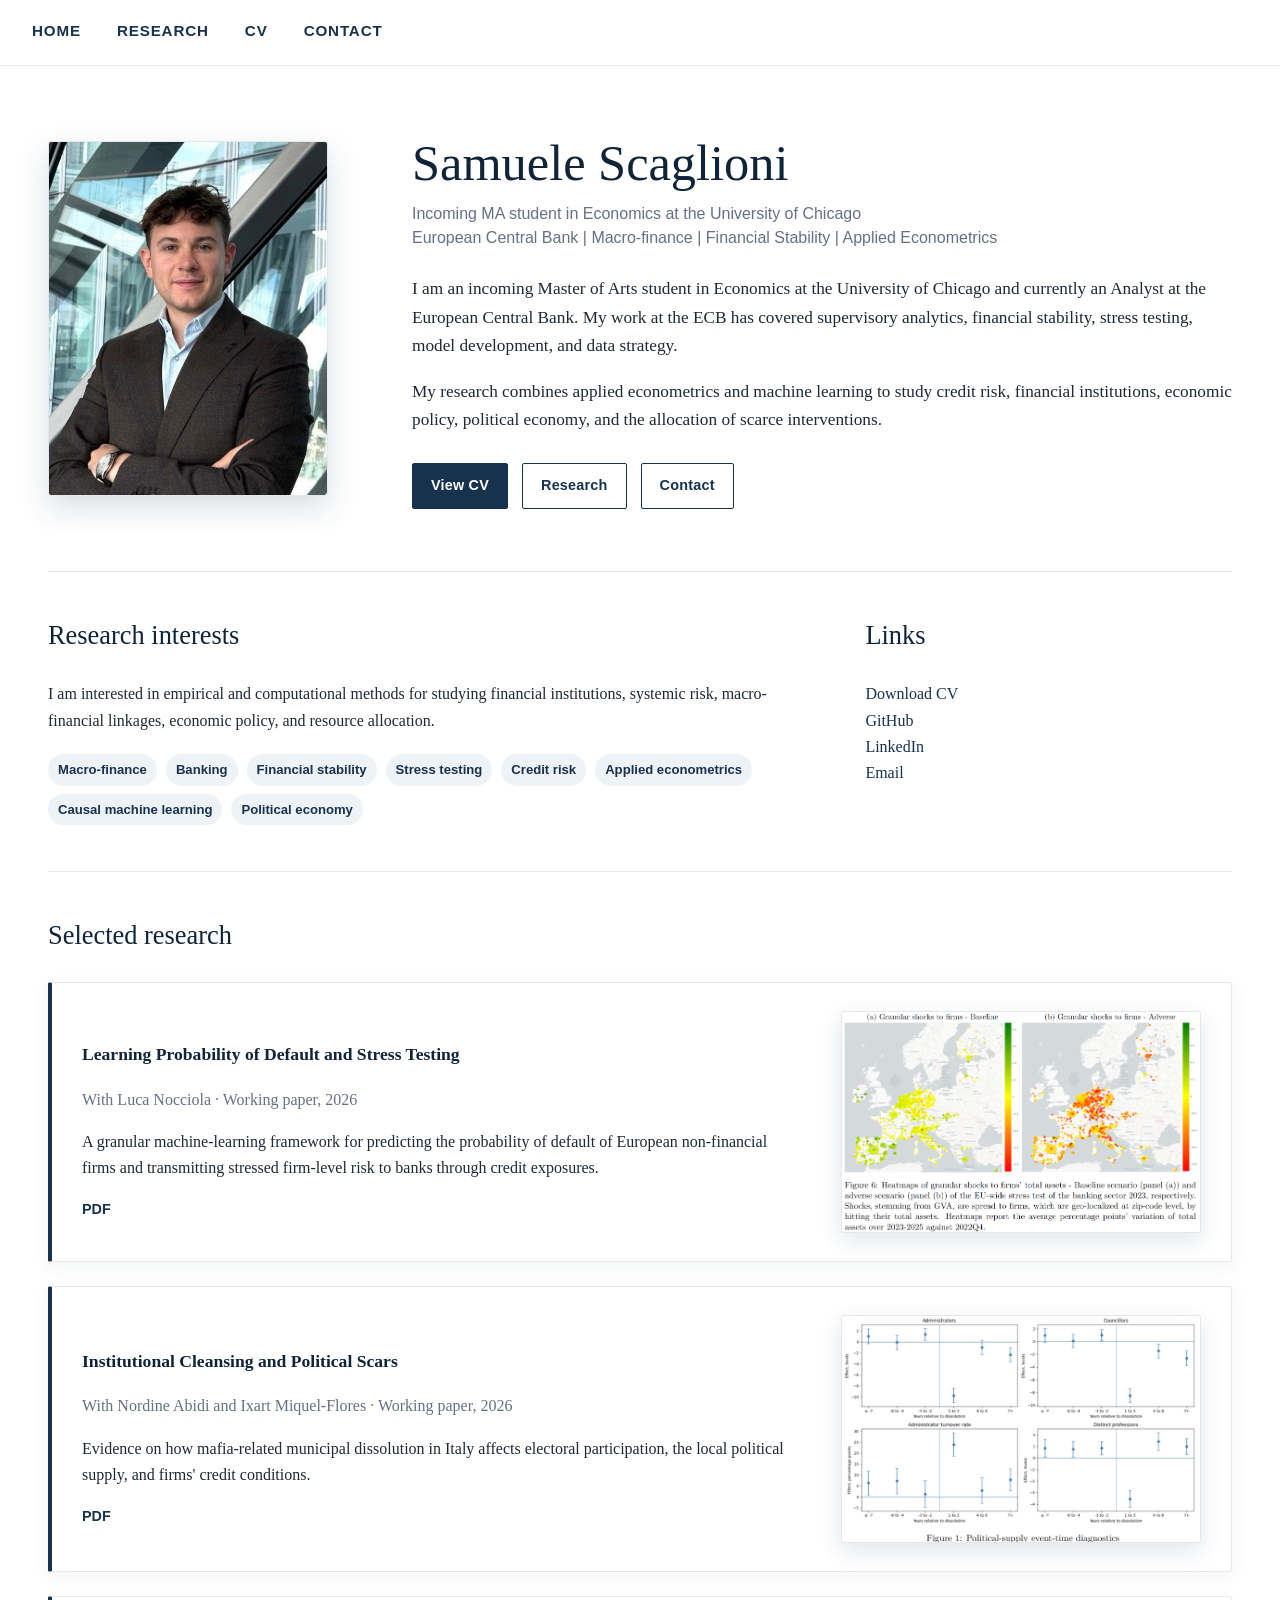
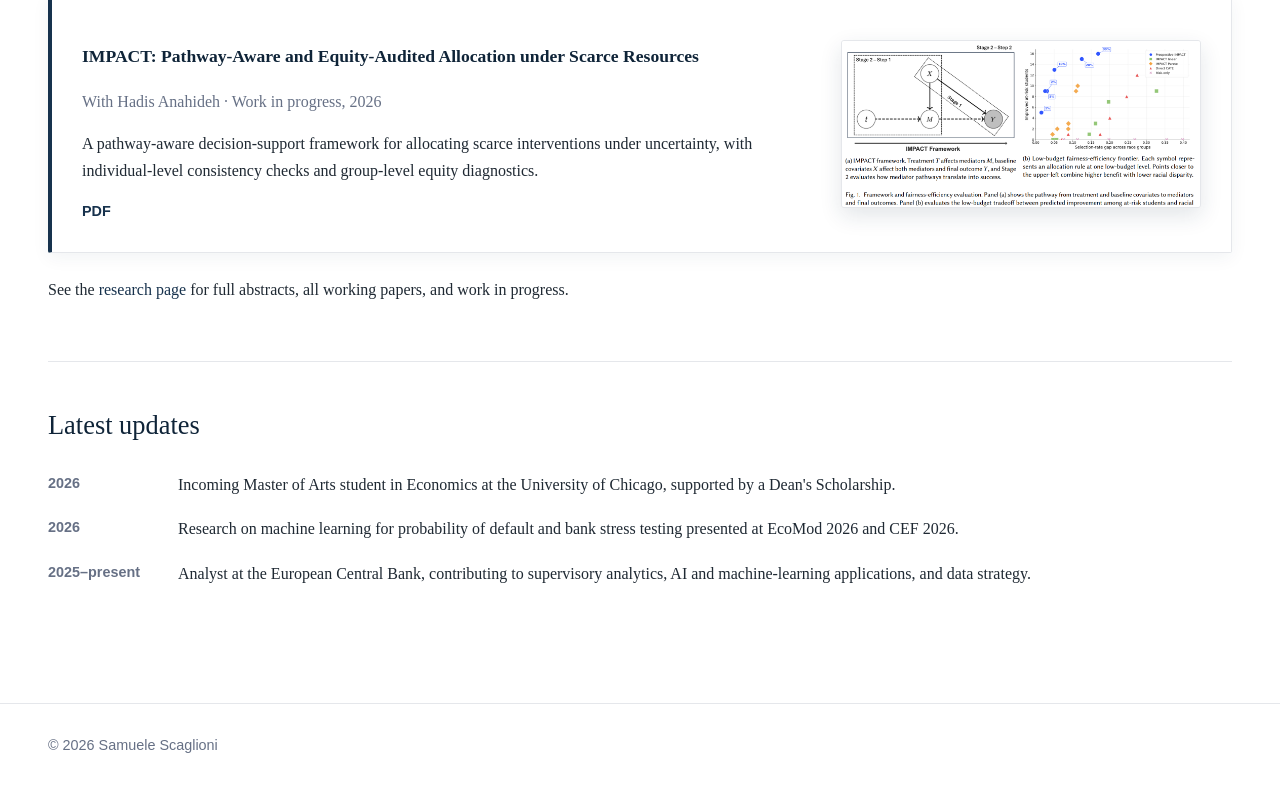
<file: index.html>
<!DOCTYPE html>
<html lang="en">
<head>
  <meta charset="utf-8">
  <meta name="viewport" content="width=device-width, initial-scale=1.0">

  <title>Samuele Scaglioni | Economics, Finance, Econometrics and Machine Learning</title>

  <meta
    name="description"
    content="Personal academic website of Samuele Scaglioni, incoming MA student in Economics at the University of Chicago and Analyst at the European Central Bank. Research interests include macro-finance, banking, financial stability, stress testing, causal machine learning, and applied econometrics."
  >
  <meta name="author" content="Samuele Scaglioni">
  <meta name="robots" content="index, follow">

  <link rel="canonical" href="https://samuelescaglioni.github.io/">
  <link rel="stylesheet" href="styles.css">
</head>

<body>
  <header class="site-header">
    <div class="container navbar">
      <div class="site-name">
        <a href="index.html">Samuele Scaglioni</a>
      </div>

      <nav class="nav-links">
        <a href="index.html">Home</a>
        <a href="research.html">Research</a>
        <a href="cv.html">CV</a>
        <a href="contact.html">Contact</a>
      </nav>
    </div>
  </header>

  <main class="container">
    <section class="hero">
      <div>
        <img
          class="profile-photo"
          src="images/profile.jpeg"
          alt="Samuele Scaglioni"
        >
      </div>

      <div>
        <h1>Samuele Scaglioni</h1>

        <p class="hero-subtitle">
          Incoming MA student in Economics at the University of Chicago<br>
          European Central Bank | Macro-finance | Financial Stability | Applied Econometrics
        </p>

        <p class="hero-text">
          I am an incoming Master of Arts student in Economics at the University of Chicago and
          currently an Analyst at the European Central Bank. My work at the ECB has covered
          supervisory analytics, financial stability, stress testing, model development, and data strategy.
        </p>

        <p class="hero-text">
          My research combines applied econometrics and machine learning to study credit risk,
          financial institutions, economic policy, political economy, and the allocation of scarce interventions.
        </p>

        <div class="button-row">
          <a class="button primary" href="cv.html">View CV</a>
          <a class="button" href="research.html">Research</a>
          <a class="button" href="contact.html">Contact</a>
        </div>
      </div>
    </section>

    <section class="section two-column">
      <div>
        <h2>Research interests</h2>

        <p>
          I am interested in empirical and computational methods for studying financial institutions,
          systemic risk, macro-financial linkages, economic policy, and resource allocation.
        </p>

        <div class="tag-list">
          <span class="tag">Macro-finance</span>
          <span class="tag">Banking</span>
          <span class="tag">Financial stability</span>
          <span class="tag">Stress testing</span>
          <span class="tag">Credit risk</span>
          <span class="tag">Applied econometrics</span>
          <span class="tag">Causal machine learning</span>
          <span class="tag">Political economy</span>
        </div>
      </div>

      <div>
        <h2>Links</h2>

        <p>
          <a href="files/Samuele_Scaglioni_CV.pdf" download>Download CV</a><br>
          <a
            href="https://github.com/SamueleScaglioni"
            target="_blank"
            rel="noopener noreferrer"
          >
            GitHub
          </a><br>
          <a
            href="https://it.linkedin.com/in/samuele-scaglioni"
            target="_blank"
            rel="noopener noreferrer"
          >
            LinkedIn
          </a><br>
          <a href="mailto:samueles@uchicago.edu">Email</a>
        </p>
      </div>
    </section>

    <section class="section">
      <h2>Selected research</h2>

      <div class="card paper-card">
        <div>
          <p class="paper-title">
            Learning Probability of Default and Stress Testing
          </p>

          <p class="muted">
            With Luca Nocciola · Working paper, 2026
          </p>

          <p>
            A granular machine-learning framework for predicting the probability of default
            of European non-financial firms and transmitting stressed firm-level risk to
            banks through credit exposures.
          </p>

          <div class="paper-links">
            <a
              href="files/learning-probability-of-default-and-stress-testing.pdf"
              download
            >
              PDF
            </a>
          </div>
        </div>

        <img
          class="paper-preview"
          src="images/pd-stress-testing.jpg"
          alt="Preview image for Learning Probability of Default and Stress Testing"
          loading="lazy"
        >
      </div>

      <div class="card paper-card">
        <div>
          <p class="paper-title">
            Institutional Cleansing and Political Scars
          </p>

          <p class="muted">
            With Nordine Abidi and Ixart Miquel-Flores · Working paper, 2026
          </p>

          <p>
            Evidence on how mafia-related municipal dissolution in Italy affects electoral
            participation, the local political supply, and firms' credit conditions.
          </p>

          <div class="paper-links">
            <a
              href="files/institutional-cleansing-and-political-scars.pdf"
              download
            >
              PDF
            </a>
          </div>
        </div>

        <img
          class="paper-preview"
          src="images/mafia-dissolution.jpg"
          alt="Preview image for Institutional Cleansing and Political Scars"
          loading="lazy"
        >
      </div>

      <div class="card paper-card">
        <div>
          <p class="paper-title">
            IMPACT: Pathway-Aware and Equity-Audited Allocation under Scarce Resources
          </p>

          <p class="muted">
            With Hadis Anahideh · Work in progress, 2026
          </p>

          <p>
            A pathway-aware decision-support framework for allocating scarce interventions
            under uncertainty, with individual-level consistency checks and group-level
            equity diagnostics.
          </p>

          <div class="paper-links">
            <a
              href="files/impact-pathway-aware-allocation.pdf"
              download
            >
              PDF
            </a>
          </div>
        </div>

        <img
          class="paper-preview"
          src="images/impact.jpg"
          alt="Preview image for IMPACT"
          loading="lazy"
        >
      </div>

      <p>
        See the <a href="research.html">research page</a> for full abstracts,
        all working papers, and work in progress.
      </p>
    </section>

    <section class="section">
      <h2>Latest updates</h2>

      <div class="update">
        <div class="update-date">2026</div>
        <div>
          Incoming Master of Arts student in Economics at the University of Chicago,
          supported by a Dean's Scholarship.
        </div>
      </div>

      <div class="update">
        <div class="update-date">2026</div>
        <div>
          Research on machine learning for probability of default and bank stress testing
          presented at EcoMod 2026 and CEF 2026.
        </div>
      </div>

      <div class="update">
        <div class="update-date">2025–present</div>
        <div>
          Analyst at the European Central Bank, contributing to supervisory analytics,
          AI and machine-learning applications, and data strategy.
        </div>
      </div>
    </section>
  </main>

  <footer class="footer">
    <div class="container">© 2026 Samuele Scaglioni</div>
  </footer>
</body>
</html>
</file>
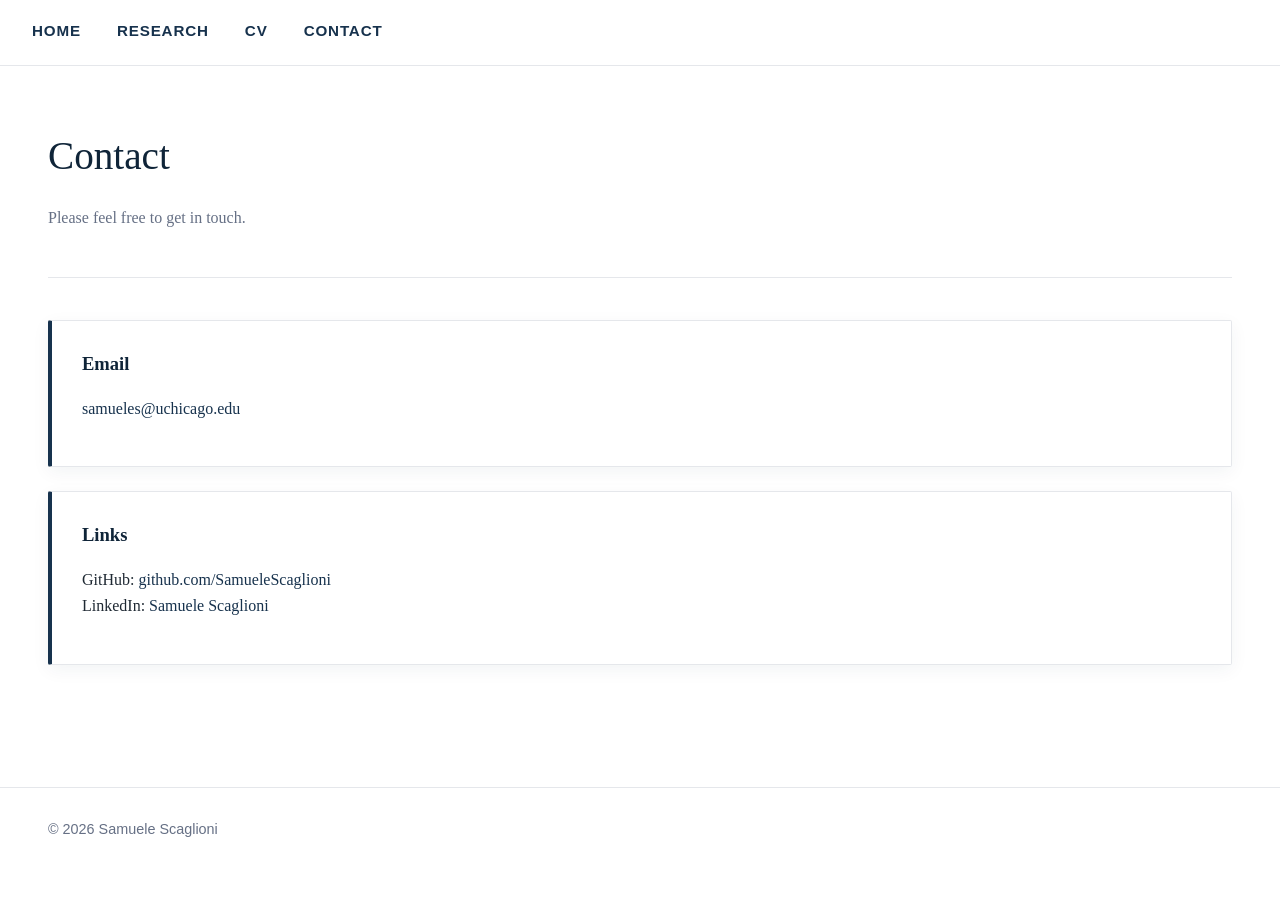
<file: contact.html>
<!DOCTYPE html>
<html lang="en">
<head>
<meta charset="utf-8"/>
<meta content="width=device-width, initial-scale=1.0" name="viewport"/>
<title>Contact | Samuele Scaglioni</title>
<meta content="Contact details for Samuele Scaglioni." name="description"/>
<link href="styles.css" rel="stylesheet"/>
</head>
<body>
<header class="site-header">
<div class="container navbar">
<div class="site-name"><a href="index.html">Samuele Scaglioni</a></div>
<nav class="nav-links">
<a href="index.html">Home</a>
<a href="research.html">Research</a>
<a href="cv.html">CV</a>

<a href="contact.html">Contact</a>
</nav>
</div>
</header>
<main class="container">
<section class="page-title">
<h1>Contact</h1>
<p class="muted">Please feel free to get in touch.</p>
</section>
<section class="section">
<div class="card">
<h3>Email</h3>
<p><a href="mailto:samueles@uchicago.edu">samueles@uchicago.edu</a></p>
</div>
<div class="card">
<h3>Links</h3>
<p>
          GitHub: <a href="https://github.com/SamueleScaglioni" rel="noopener noreferrer" target="_blank">github.com/SamueleScaglioni</a><br/>
          LinkedIn: <a href="https://it.linkedin.com/in/samuele-scaglioni?trk=public_post_feed-actor-name" rel="noopener noreferrer" target="_blank">Samuele Scaglioni</a>
</p>
</div>
</section>
</main>
<footer class="footer"><div class="container">© 2026 Samuele Scaglioni</div></footer>
</body>
</html>
</file>
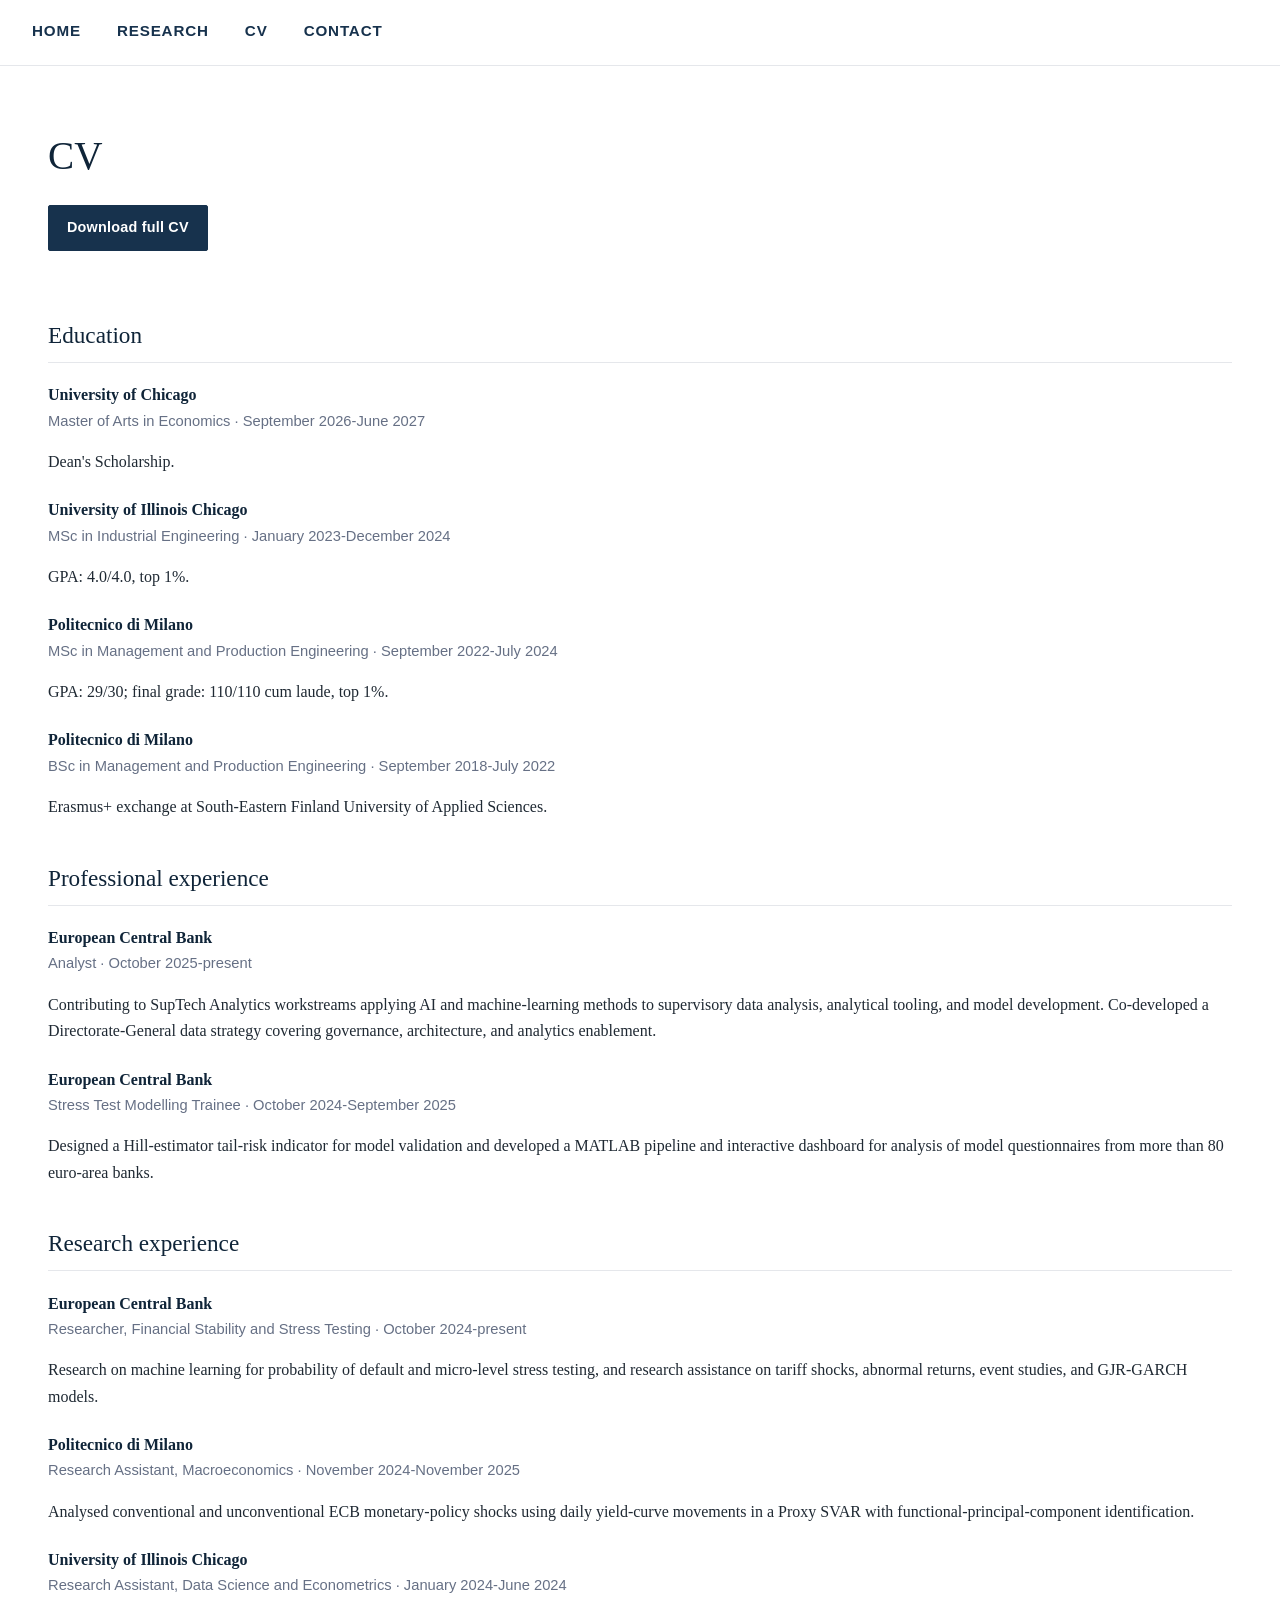
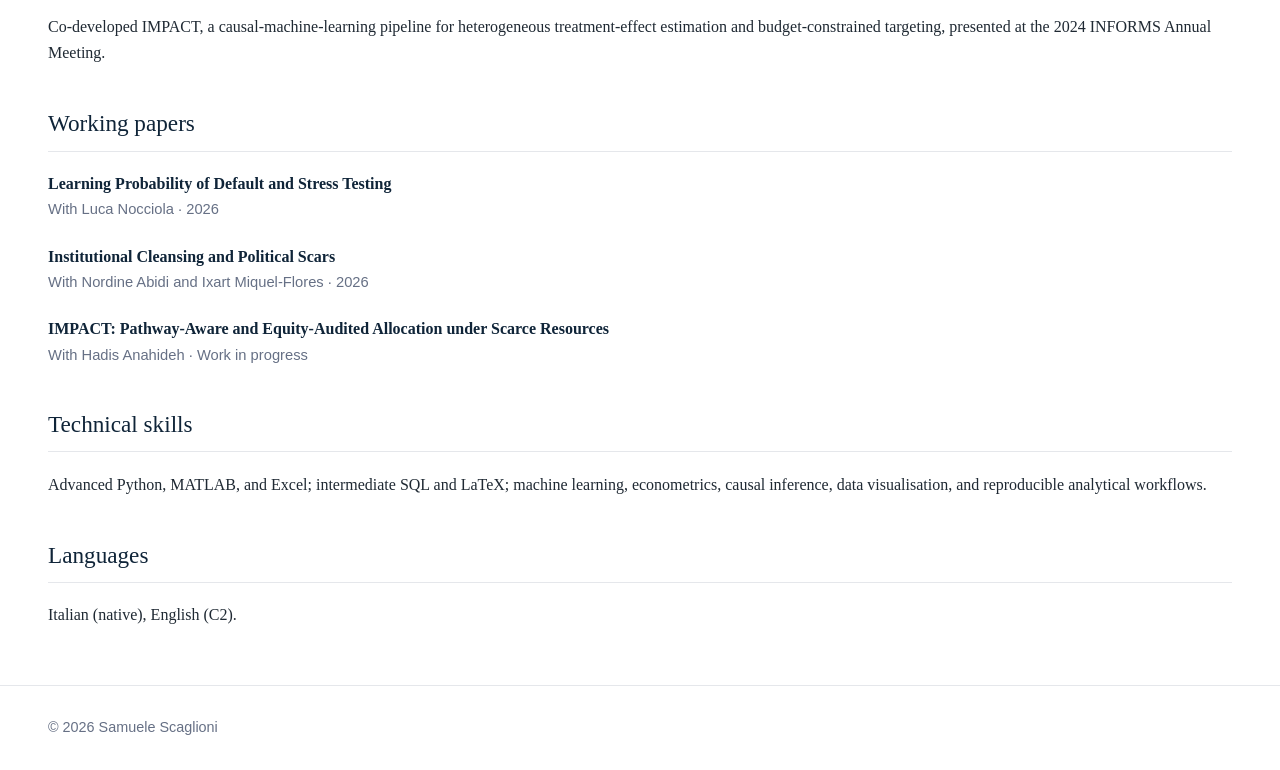
<file: cv.html>
<!DOCTYPE html>
<html lang="en">
<head>
<meta charset="utf-8"/>
<meta content="width=device-width, initial-scale=1.0" name="viewport"/>
<title>CV | Samuele Scaglioni</title>
<meta content="Curriculum vitae of Samuele Scaglioni: education, experience, research, working papers, and technical skills." name="description"/>
<link href="styles.css" rel="stylesheet"/>
</head>
<body>
<header class="site-header">
<div class="container navbar">
<div class="site-name"><a href="index.html">Samuele Scaglioni</a></div>
<nav class="nav-links">
<a href="index.html">Home</a>
<a href="research.html">Research</a>
<a href="cv.html">CV</a>

<a href="contact.html">Contact</a>
</nav>
</div>
</header>
<main class="container">
<section class="page-title">
<h1>CV</h1>
<p><a class="button primary" download="" href="files/Scaglioni_CV.pdf">Download full CV</a></p>
</section>
<section class="cv-section">
<h2>Education</h2>
<div class="cv-item">
<div class="cv-item-title">University of Chicago</div>
<div class="cv-item-meta">Master of Arts in Economics · September 2026-June 2027</div>
<p>Dean's Scholarship.</p>
</div>
<div class="cv-item">
<div class="cv-item-title">University of Illinois Chicago</div>
<div class="cv-item-meta">MSc in Industrial Engineering · January 2023-December 2024</div>
<p>GPA: 4.0/4.0, top 1%.</p>
</div>
<div class="cv-item">
<div class="cv-item-title">Politecnico di Milano</div>
<div class="cv-item-meta">MSc in Management and Production Engineering · September 2022-July 2024</div>
<p>GPA: 29/30; final grade: 110/110 cum laude, top 1%.</p>
</div>
<div class="cv-item">
<div class="cv-item-title">Politecnico di Milano</div>
<div class="cv-item-meta">BSc in Management and Production Engineering · September 2018-July 2022</div>
<p>Erasmus+ exchange at South-Eastern Finland University of Applied Sciences.</p>
</div>
</section>
<section class="cv-section">
<h2>Professional experience</h2>
<div class="cv-item">
<div class="cv-item-title">European Central Bank</div>
<div class="cv-item-meta">Analyst · October 2025-present</div>
<p>
          Contributing to SupTech Analytics workstreams applying AI and machine-learning methods to supervisory
          data analysis, analytical tooling, and model development. Co-developed a Directorate-General data strategy
          covering governance, architecture, and analytics enablement.
        </p>
</div>
<div class="cv-item">
<div class="cv-item-title">European Central Bank</div>
<div class="cv-item-meta">Stress Test Modelling Trainee · October 2024-September 2025</div>
<p>
          Designed a Hill-estimator tail-risk indicator for model validation and developed a MATLAB pipeline and
          interactive dashboard for analysis of model questionnaires from more than 80 euro-area banks.
        </p>
</div>
</section>
<section class="cv-section">
<h2>Research experience</h2>
<div class="cv-item">
<div class="cv-item-title">European Central Bank</div>
<div class="cv-item-meta">Researcher, Financial Stability and Stress Testing · October 2024-present</div>
<p>
          Research on machine learning for probability of default and micro-level stress testing, and research
          assistance on tariff shocks, abnormal returns, event studies, and GJR-GARCH models.
        </p>
</div>
<div class="cv-item">
<div class="cv-item-title">Politecnico di Milano</div>
<div class="cv-item-meta">Research Assistant, Macroeconomics · November 2024-November 2025</div>
<p>
          Analysed conventional and unconventional ECB monetary-policy shocks using daily yield-curve movements
          in a Proxy SVAR with functional-principal-component identification.
        </p>
</div>
<div class="cv-item">
<div class="cv-item-title">University of Illinois Chicago</div>
<div class="cv-item-meta">Research Assistant, Data Science and Econometrics · January 2024-June 2024</div>
<p>
          Co-developed IMPACT, a causal-machine-learning pipeline for heterogeneous treatment-effect estimation
          and budget-constrained targeting, presented at the 2024 INFORMS Annual Meeting.
        </p>
</div>
</section>
<section class="cv-section">
<h2>Working papers</h2>
<div class="cv-item">
<div class="cv-item-title">Learning Probability of Default and Stress Testing</div>
<div class="cv-item-meta">With Luca Nocciola · 2026</div>
</div>
<div class="cv-item">
<div class="cv-item-title">Institutional Cleansing and Political Scars</div>
<div class="cv-item-meta">With Nordine Abidi and Ixart Miquel-Flores · 2026</div>
</div>
<div class="cv-item">
<div class="cv-item-title">IMPACT: Pathway-Aware and Equity-Audited Allocation under Scarce Resources</div>
<div class="cv-item-meta">With Hadis Anahideh · Work in progress</div>
</div>
</section>
<section class="cv-section">
<h2>Technical skills</h2>
<p>Advanced Python, MATLAB, and Excel; intermediate SQL and LaTeX; machine learning, econometrics, causal inference, data visualisation, and reproducible analytical workflows.</p>
</section>
<section class="cv-section">
<h2>Languages</h2>
<p>Italian (native), English (C2).</p>
</section>
</main>
<footer class="footer"><div class="container">© 2026 Samuele Scaglioni</div></footer>
</body>
</html>
</file>
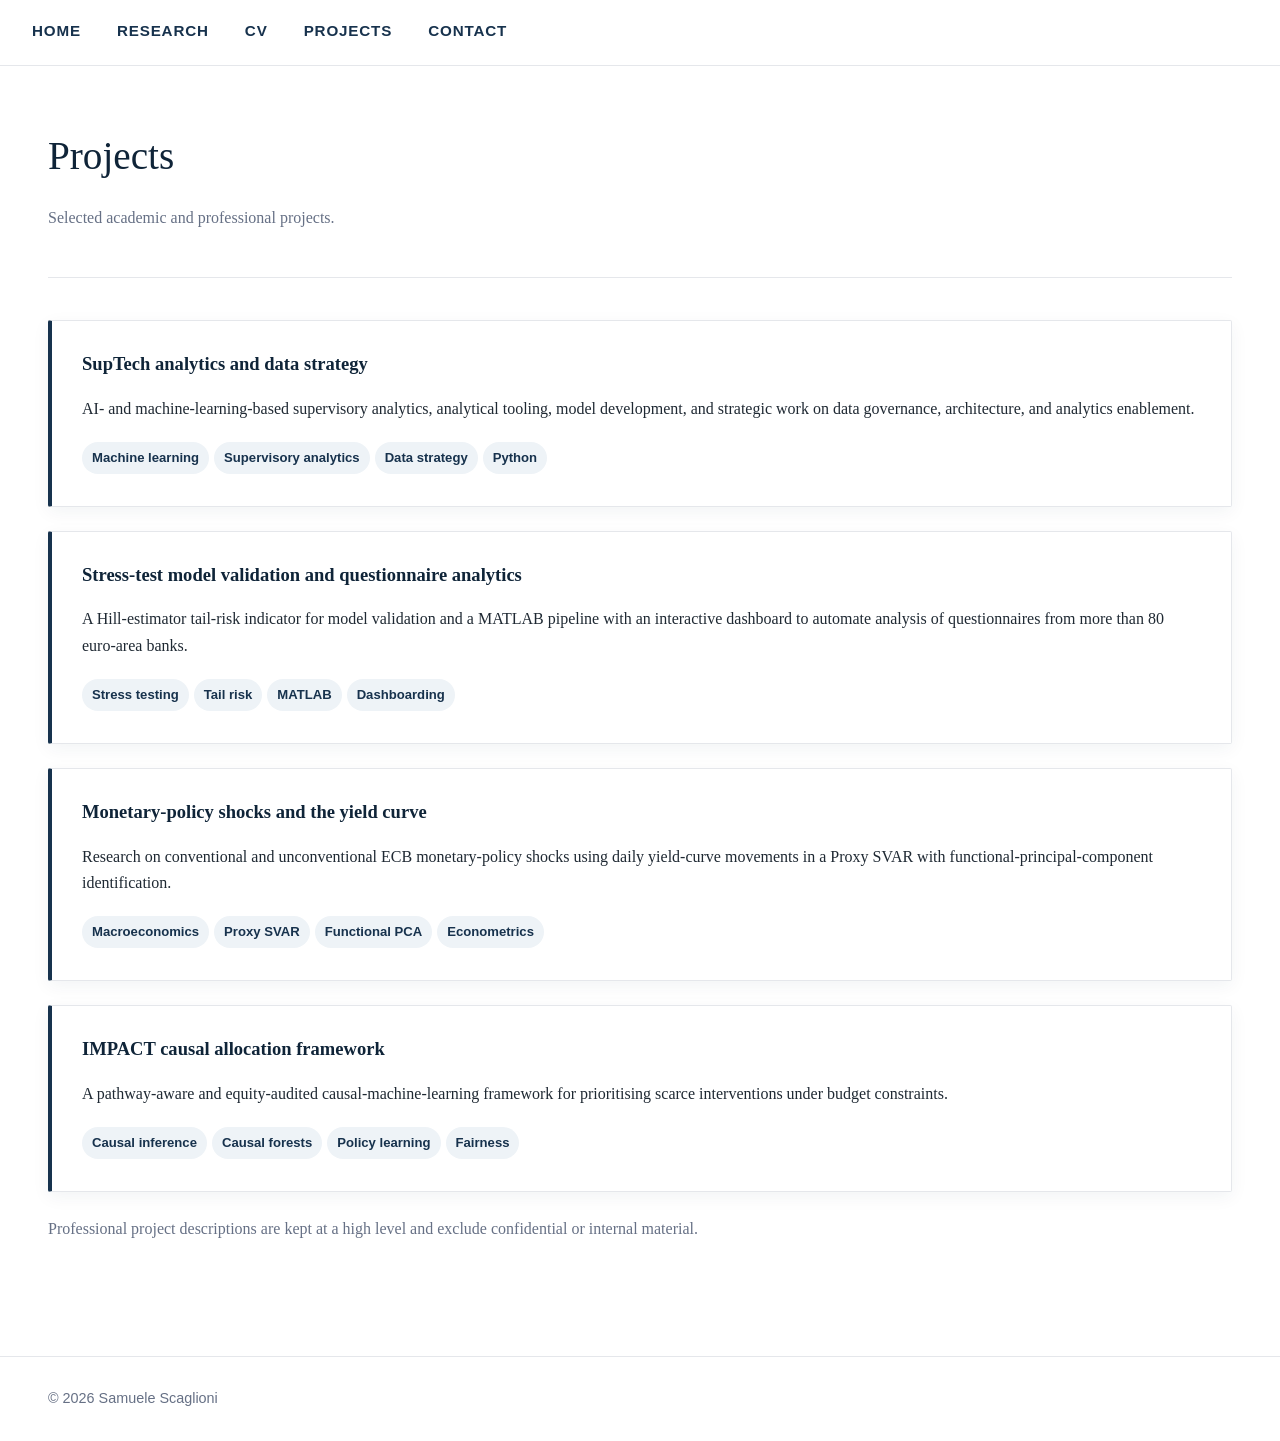
<file: projects.html>
<!DOCTYPE html>
<html lang="en">
<head>
  <meta charset="UTF-8">
  <meta name="viewport" content="width=device-width, initial-scale=1.0">
  <title>Projects | Samuele Scaglioni</title>
  <meta name="description" content="Selected research and analytical projects by Samuele Scaglioni.">
  <link rel="stylesheet" href="styles.css">
</head>
<body>
  <header class="site-header">
    <div class="container navbar">
      <div class="site-name"><a href="index.html">Samuele Scaglioni</a></div>
      <nav class="nav-links">
        <a href="index.html">Home</a>
        <a href="research.html">Research</a>
        <a href="cv.html">CV</a>
        <a href="projects.html">Projects</a>
        <a href="contact.html">Contact</a>
      </nav>
    </div>
  </header>

  <main class="container">
    <section class="page-title">
      <h1>Projects</h1>
      <p class="muted">Selected academic and professional projects.</p>
    </section>

    <section class="section">
      <div class="card">
        <h3>SupTech analytics and data strategy</h3>
        <p>
          AI- and machine-learning-based supervisory analytics, analytical tooling, model development,
          and strategic work on data governance, architecture, and analytics enablement.
        </p>
        <div class="tag-list">
          <span class="tag">Machine learning</span><span class="tag">Supervisory analytics</span><span class="tag">Data strategy</span><span class="tag">Python</span>
        </div>
      </div>

      <div class="card">
        <h3>Stress-test model validation and questionnaire analytics</h3>
        <p>
          A Hill-estimator tail-risk indicator for model validation and a MATLAB pipeline with an interactive
          dashboard to automate analysis of questionnaires from more than 80 euro-area banks.
        </p>
        <div class="tag-list">
          <span class="tag">Stress testing</span><span class="tag">Tail risk</span><span class="tag">MATLAB</span><span class="tag">Dashboarding</span>
        </div>
      </div>

      <div class="card">
        <h3>Monetary-policy shocks and the yield curve</h3>
        <p>
          Research on conventional and unconventional ECB monetary-policy shocks using daily yield-curve
          movements in a Proxy SVAR with functional-principal-component identification.
        </p>
        <div class="tag-list">
          <span class="tag">Macroeconomics</span><span class="tag">Proxy SVAR</span><span class="tag">Functional PCA</span><span class="tag">Econometrics</span>
        </div>
      </div>

      <div class="card">
        <h3>IMPACT causal allocation framework</h3>
        <p>
          A pathway-aware and equity-audited causal-machine-learning framework for prioritising scarce
          interventions under budget constraints.
        </p>
        <div class="tag-list">
          <span class="tag">Causal inference</span><span class="tag">Causal forests</span><span class="tag">Policy learning</span><span class="tag">Fairness</span>
        </div>
      </div>

      <p class="muted">Professional project descriptions are kept at a high level and exclude confidential or internal material.</p>
    </section>
  </main>

  <footer class="footer"><div class="container">© 2026 Samuele Scaglioni</div></footer>
</body>
</html>
</file>
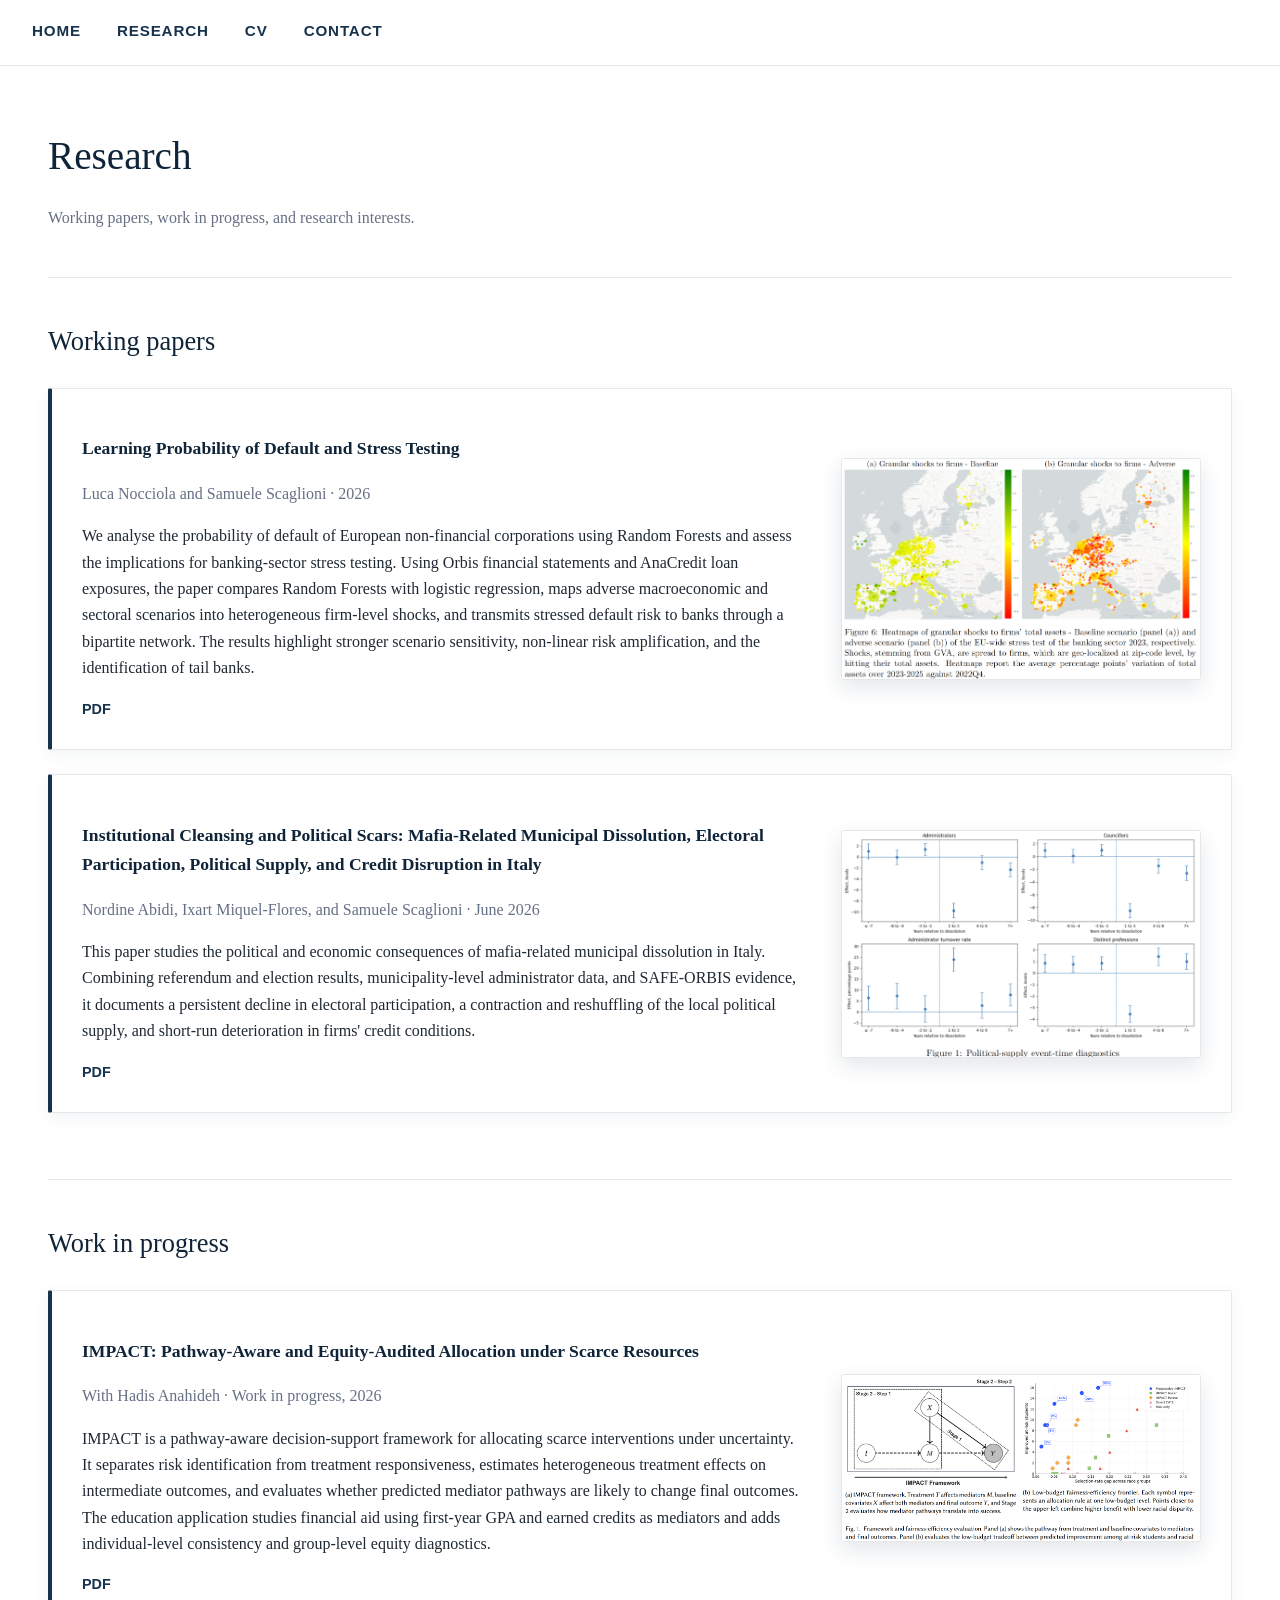
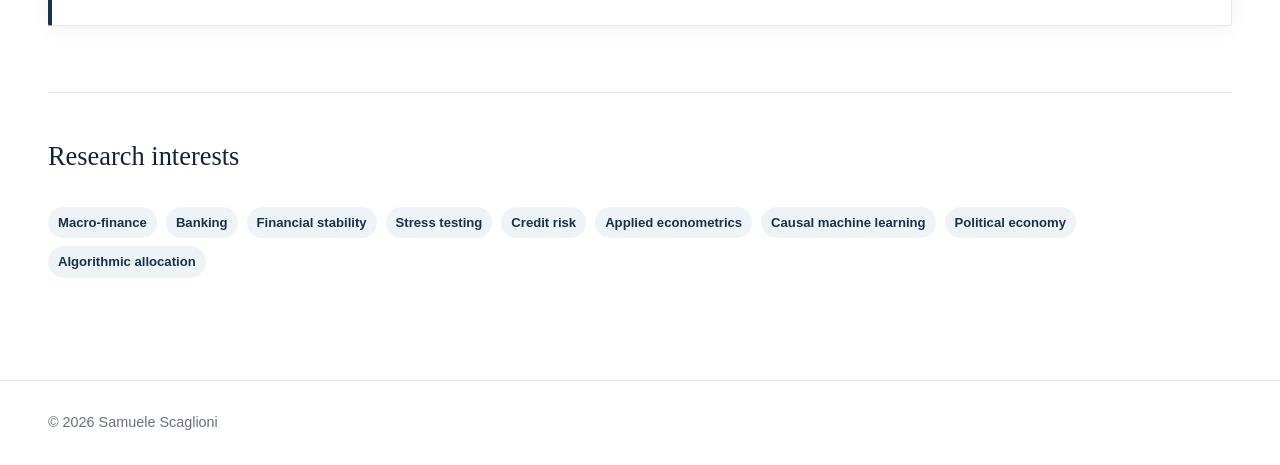
<file: research.html>
<!DOCTYPE html>
<html lang="en">
<head>
<meta charset="utf-8"/>
<meta content="width=device-width, initial-scale=1.0" name="viewport"/>
<title>Research | Samuele Scaglioni</title>
<meta content="Working papers and work in progress by Samuele Scaglioni on stress testing, credit risk, political economy, causal machine learning, and resource allocation." name="description"/>
<link href="styles.css" rel="stylesheet"/>
</head>
<body>
<header class="site-header">
<div class="container navbar">
<div class="site-name"><a href="index.html">Samuele Scaglioni</a></div>
<nav class="nav-links">
<a href="index.html">Home</a>
<a href="research.html">Research</a>
<a href="cv.html">CV</a>

<a href="contact.html">Contact</a>
</nav>
</div>
</header>
<main class="container">
<section class="page-title">
<h1>Research</h1>
<p class="muted">Working papers, work in progress, and research interests.</p>
</section>
<section class="section">
<h2>Working papers</h2>
<div class="card paper-card">
<div>
<p class="paper-title">Learning Probability of Default and Stress Testing</p>
<p class="muted">Luca Nocciola and Samuele Scaglioni · 2026</p>
<p>
            We analyse the probability of default of European non-financial corporations using Random Forests
            and assess the implications for banking-sector stress testing. Using Orbis financial statements and
            AnaCredit loan exposures, the paper compares Random Forests with logistic regression, maps adverse
            macroeconomic and sectoral scenarios into heterogeneous firm-level shocks, and transmits stressed
            default risk to banks through a bipartite network. The results highlight stronger scenario sensitivity,
            non-linear risk amplification, and the identification of tail banks.
          </p>
<div class="paper-links">
<a download="" href="files/learning-probability-of-default-and-stress-testing.pdf">PDF</a>
</div>
</div>
<img alt="Preview image for Learning Probability of Default and Stress Testing" class="paper-preview" loading="lazy" src="images/pd-stress-testing.jpg"/>
</div>
<div class="card paper-card">
<div>
<p class="paper-title">Institutional Cleansing and Political Scars: Mafia-Related Municipal Dissolution, Electoral Participation, Political Supply, and Credit Disruption in Italy</p>
<p class="muted">Nordine Abidi, Ixart Miquel-Flores, and Samuele Scaglioni · June 2026</p>
<p>
            This paper studies the political and economic consequences of mafia-related municipal dissolution
            in Italy. Combining referendum and election results, municipality-level administrator data, and
            SAFE-ORBIS evidence, it documents a persistent decline in electoral participation, a contraction and
            reshuffling of the local political supply, and short-run deterioration in firms' credit conditions.
          </p>
<div class="paper-links">
<a download="" href="files/institutional-cleansing-and-political-scars.pdf">PDF</a>
</div>
</div>
<img alt="Preview image for Institutional Cleansing and Political Scars" class="paper-preview" loading="lazy" src="images/mafia-dissolution.jpg"/>
</div>
</section>
<section class="section">
<h2>Work in progress</h2>
<div class="card paper-card">
<div>
<p class="paper-title">IMPACT: Pathway-Aware and Equity-Audited Allocation under Scarce Resources</p>
<p class="muted">With Hadis Anahideh · Work in progress, 2026</p>
<p>
            IMPACT is a pathway-aware decision-support framework for allocating scarce interventions under
            uncertainty. It separates risk identification from treatment responsiveness, estimates heterogeneous
            treatment effects on intermediate outcomes, and evaluates whether predicted mediator pathways are
            likely to change final outcomes. The education application studies financial aid using first-year GPA
            and earned credits as mediators and adds individual-level consistency and group-level equity diagnostics.
          </p>
<div class="paper-links">
<a download="" href="files/impact-pathway-aware-allocation.pdf">PDF</a>
</div>
</div>
<img alt="Preview image for IMPACT" class="paper-preview" loading="lazy" src="images/impact.jpg"/>
</div>
</section>
<section class="section">
<h2>Research interests</h2>
<div class="tag-list">
<span class="tag">Macro-finance</span>
<span class="tag">Banking</span>
<span class="tag">Financial stability</span>
<span class="tag">Stress testing</span>
<span class="tag">Credit risk</span>
<span class="tag">Applied econometrics</span>
<span class="tag">Causal machine learning</span>
<span class="tag">Political economy</span>
<span class="tag">Algorithmic allocation</span>
</div>
</section>
</main>
<footer class="footer"><div class="container">© 2026 Samuele Scaglioni</div></footer>
</body>
</html>
</file>
<file: styles.css>
:root {
  --background: #ffffff;
  --text: #1f2933;
  --muted: #667085;
  --accent: #17324d;
  --accent-dark: #0f2438;
  --accent-light: #eef3f7;
  --border: #e5e7eb;
  --card: #ffffff;
  --soft: #f8fafc;
}

/* General reset */

* {
  box-sizing: border-box;
}

html {
  scroll-behavior: smooth;
}

body {
  margin: 0;
  font-family: Georgia, "Times New Roman", serif;
  background: var(--background);
  color: var(--text);
  line-height: 1.65;
  font-size: 16px;
}

a {
  color: var(--accent);
  text-decoration: none;
}

a:hover {
  text-decoration: underline;
}

/* Layout */

.container {
  max-width: 1320px;
  margin: 0 auto;
  padding: 0 48px;
}

/* Header and navigation */

.site-header {
  border-bottom: 1px solid var(--border);
  background: rgba(255, 255, 255, 0.97);
  position: sticky;
  top: 0;
  z-index: 100;
  backdrop-filter: blur(6px);
}

.site-header .container {
  max-width: none;
  padding-left: 32px;
  padding-right: 32px;
}

.navbar {
  display: flex;
  justify-content: flex-start;
  align-items: center;
  padding: 18px 0;
}

/* Hide name in top-left */
.site-name {
  display: none;
}

.nav-links {
  margin-left: 0;
}

.nav-links a {
  display: inline-block;
  margin-left: 0;
  margin-right: 32px;
  font-family: Arial, Helvetica, sans-serif;
  font-size: 0.95rem;
  font-weight: 700;
  letter-spacing: 0.055em;
  text-transform: uppercase;
  color: var(--accent);
  padding-bottom: 4px;
}

.nav-links a:hover {
  color: var(--accent-dark);
  text-decoration: none;
  border-bottom: 2px solid var(--accent);
}

/* Hero section */

.hero {
  display: grid;
  grid-template-columns: 300px 1fr;
  gap: 64px;
  align-items: center;
  padding: 70px 0 62px;
}

.profile-photo {
  width: 280px;
  height: 355px;
  object-fit: cover;
  object-position: center;
  border-radius: 3px;
  border: 1px solid var(--border);
  box-shadow: 0 12px 30px rgba(23, 50, 77, 0.16);
  background: white;
}

.hero h1 {
  font-size: 3.15rem;
  line-height: 1.1;
  margin: 0 0 10px;
  font-weight: normal;
  color: var(--accent-dark);
}

.hero-subtitle {
  font-family: Arial, Helvetica, sans-serif;
  font-size: 1rem;
  line-height: 1.55;
  color: var(--muted);
  margin: 0 0 24px;
}

.hero-text {
  font-size: 1.08rem;
  max-width: 820px;
  margin-bottom: 16px;
}

/* Buttons */

.button-row {
  margin-top: 28px;
}

.button {
  display: inline-block;
  padding: 10px 18px;
  margin-right: 10px;
  border: 1px solid var(--accent);
  border-radius: 2px;
  font-family: Arial, Helvetica, sans-serif;
  font-size: 0.9rem;
  font-weight: 600;
  letter-spacing: 0.015em;
  color: var(--accent);
}

.button.primary {
  background: var(--accent);
  color: white;
}

.button:hover {
  background: var(--accent-light);
  text-decoration: none;
}

.button.primary:hover {
  background: var(--accent-dark);
  color: white;
}

/* Sections */

.section {
  padding: 42px 0;
  border-top: 1px solid var(--border);
}

.section h2 {
  font-size: 1.65rem;
  font-weight: normal;
  margin: 0 0 24px;
  color: var(--accent-dark);
}

.section h3 {
  color: var(--accent-dark);
}

.two-column {
  display: grid;
  grid-template-columns: 1.35fr 0.65fr;
  gap: 56px;
}

/* Cards */

.card {
  background: var(--card);
  border-left: 4px solid var(--accent);
  border-top: 1px solid var(--border);
  border-right: 1px solid var(--border);
  border-bottom: 1px solid var(--border);
  border-radius: 2px;
  padding: 28px 30px;
  margin-bottom: 24px;
  box-shadow: 0 5px 18px rgba(23, 50, 77, 0.055);
}

.card h3 {
  margin-top: 0;
  margin-bottom: 8px;
  font-size: 1.16rem;
}

.muted {
  color: var(--muted);
}

/* Tags */

.tag-list {
  margin-top: 16px;
}

.tag {
  display: inline-block;
  background: var(--accent-light);
  color: var(--accent);
  padding: 5px 10px;
  border-radius: 999px;
  margin: 4px 5px 4px 0;
  font-family: Arial, Helvetica, sans-serif;
  font-size: 0.82rem;
  font-weight: 600;
}

/* Updates */

.update {
  display: grid;
  grid-template-columns: 110px 1fr;
  gap: 20px;
  margin-bottom: 18px;
}

.update-date {
  color: var(--muted);
  font-family: Arial, Helvetica, sans-serif;
  font-size: 0.9rem;
  font-weight: 600;
}

/* Papers */

.paper-title {
  font-weight: bold;
  font-size: 1.1rem;
  color: var(--accent-dark);
}

.paper-links {
  margin-top: 12px;
  font-family: Arial, Helvetica, sans-serif;
  font-size: 0.9rem;
}

.paper-links a {
  margin-right: 14px;
  font-weight: 600;
}

/* Optional paper card with preview image */

.paper-card {
  display: grid;
  grid-template-columns: minmax(0, 1fr) 360px;
  gap: 40px;
  align-items: center;
}

.paper-preview {
  width: 100%;
  max-width: 360px;
  height: auto;
  justify-self: end;
  border: 1px solid var(--border);
  border-radius: 3px;
  box-shadow: 0 8px 22px rgba(23, 50, 77, 0.12);
  background: white;
}

/* Page titles */

.page-title {
  padding: 58px 0 30px;
}

.page-title h1 {
  font-size: 2.45rem;
  font-weight: normal;
  margin: 0 0 8px;
  color: var(--accent-dark);
}

/* CV page */

.cv-section {
  margin-bottom: 38px;
}

.cv-section h2 {
  font-size: 1.45rem;
  font-weight: normal;
  border-bottom: 1px solid var(--border);
  padding-bottom: 8px;
  color: var(--accent-dark);
}

.cv-item {
  margin-bottom: 22px;
}

.cv-item-title {
  font-weight: bold;
  color: var(--accent-dark);
}

.cv-item-meta {
  color: var(--muted);
  font-family: Arial, Helvetica, sans-serif;
  font-size: 0.92rem;
}

/* Footer */

.footer {
  border-top: 1px solid var(--border);
  margin-top: 56px;
  padding: 30px 0;
  color: var(--muted);
  font-family: Arial, Helvetica, sans-serif;
  font-size: 0.9rem;
}

/* Mobile */

@media (max-width: 900px) {
  .container {
    padding: 0 28px;
  }

  .site-header .container {
    padding-left: 24px;
    padding-right: 24px;
  }

  .hero {
    grid-template-columns: 1fr;
    gap: 34px;
    padding-top: 48px;
  }

  .profile-photo {
    width: 240px;
    height: 305px;
  }

  .hero h1 {
    font-size: 2.55rem;
  }

  .two-column {
    grid-template-columns: 1fr;
    gap: 32px;
  }

  .paper-card {
    grid-template-columns: 1fr;
  }

  .paper-preview {
    width: 100%;
    max-width: 420px;
    justify-self: start;
    margin-top: 8px;
  }
}

@media (max-width: 760px) {
  .navbar {
    display: block;
  }

  .nav-links {
    margin-top: 4px;
  }

  .nav-links a {
    margin: 0 18px 10px 0;
    font-size: 0.86rem;
  }

  .hero {
    padding-top: 42px;
  }

  .profile-photo {
    width: 220px;
    height: 280px;
  }

  .hero h1 {
    font-size: 2.25rem;
  }

  .update {
    grid-template-columns: 1fr;
    gap: 2px;
  }
}
</file>
